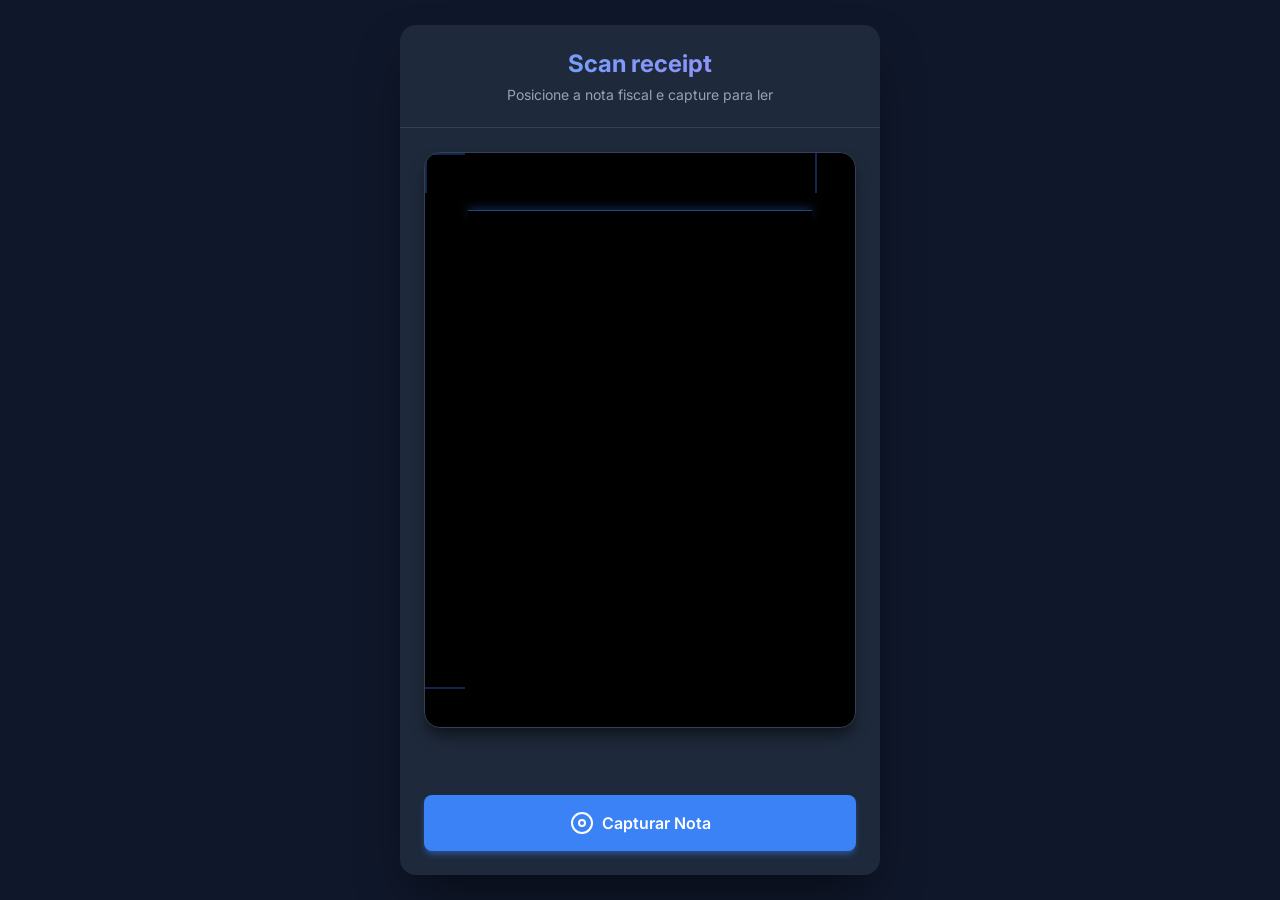
<file: index.html>
<!DOCTYPE html>
<html lang="pt-BR">
<head>
    <meta charset="UTF-8">
    <meta name="viewport" content="width=device-width, initial-scale=1.0">
    <title>Leitor de Nota Fiscal - Inteligente</title>
    <!-- Google Fonts -->
    <link rel="preconnect" href="https://fonts.googleapis.com">
    <link rel="preconnect" href="https://fonts.gstatic.com" crossorigin>
    <link href="https://fonts.googleapis.com/css2?family=Inter:wght@300;400;500;600;700&display=swap" rel="stylesheet">
    <!-- Tesseract.js (Local) -->
    <script src="./js/tesseract/tesseract.min.js"></script>
    <style>
:root {
    --bg-color: #0f172a; /* Slate 900 */
    --surface-color: #1e293b; /* Slate 800 */
    --surface-color-light: #334155; /* Slate 700 */
    --primary-color: #3b82f6; /* Blue 500 */
    --primary-hover: #2563eb; /* Blue 600 */
    --text-primary: #f8fafc; /* Slate 50 */
    --text-secondary: #94a3b8; /* Slate 400 */
    --border-color: #334155;
    
    --border-radius: 16px;
    --border-radius-sm: 8px;
    --transition-speed: 0.3s;
}

* {
    margin: 0;
    padding: 0;
    box-sizing: border-box;
    font-family: 'Inter', -apple-system, BlinkMacSystemFont, "Segoe UI", Roboto, Helvetica, Arial, sans-serif;
}

body {
    background-color: var(--bg-color);
    color: var(--text-primary);
    min-height: 100vh;
    display: flex;
    justify-content: center;
    align-items: center;
}

.app-container {
    width: 100%;
    max-width: 480px;
    min-height: 100vh;
    background-color: var(--surface-color);
    box-shadow: 0 25px 50px -12px rgba(0, 0, 0, 0.5);
    display: flex;
    flex-direction: column;
    position: relative;
    overflow: hidden;
}

@media (min-width: 481px) {
    .app-container {
        min-height: 850px;
        border-radius: var(--border-radius);
        margin: 20px 0;
    }
}

header {
    padding: 24px;
    text-align: center;
    border-bottom: 1px solid var(--border-color);
}

header h1 {
    font-size: 1.5rem;
    font-weight: 700;
    margin-bottom: 8px;
    background: linear-gradient(135deg, #60a5fa, #a78bfa);
    -webkit-background-clip: text;
    -webkit-text-fill-color: transparent;
}

header p {
    font-size: 0.875rem;
    color: var(--text-secondary);
}

main {
    flex: 1;
    display: flex;
    flex-direction: column;
    padding: 24px;
    gap: 24px;
}

.scanner-container {
    position: relative;
    width: 100%;
    aspect-ratio: 3/4;
    border-radius: var(--border-radius);
    overflow: hidden;
    background-color: #000;
    box-shadow: 0 10px 15px -3px rgba(0, 0, 0, 0.5);
    border: 1px solid var(--border-color);
}

.video-wrapper {
    width: 100%;
    height: 100%;
    position: relative;
}

#camera-feed {
    width: 100%;
    height: 100%;
    object-fit: cover;
}

.scan-overlay {
    position: absolute;
    top: 0;
    left: 0;
    width: 100%;
    height: 100%;
    background: 
        linear-gradient(to right, rgba(59, 130, 246, 0.5) 2px, transparent 2px) 0 0,
        linear-gradient(to right, rgba(59, 130, 246, 0.5) 2px, transparent 2px) 100% 0,
        linear-gradient(to bottom, rgba(59, 130, 246, 0.5) 2px, transparent 2px) 0 0,
        linear-gradient(to bottom, rgba(59, 130, 246, 0.5) 2px, transparent 2px) 0 100%;
    background-repeat: no-repeat;
    background-size: 40px 40px;
    z-index: 10;
    box-shadow: inset 0 0 0 4000px rgba(0, 0, 0, 0.4); /* Dim outside */
    clip-path: polygon(
        0% 0%, 0% 100%, 10% 100%, 10% 10%, 90% 10%, 90% 90%, 10% 90%, 10% 100%, 100% 100%, 100% 0%
    ); /* Creates a clear window in the middle */
}

/* Optional: scanning animation line */
.scan-overlay::after {
    content: '';
    position: absolute;
    top: 10%;
    left: 10%;
    width: 80%;
    height: 2px;
    background-color: var(--primary-color);
    box-shadow: 0 0 10px var(--primary-color);
    animation: scanLine 2s infinite linear;
}

@keyframes scanLine {
    0% { top: 10%; opacity: 0; }
    10% { opacity: 1; }
    90% { opacity: 1; }
    100% { top: 90%; opacity: 0; }
}


.controls {
    display: flex;
    justify-content: center;
    margin-top: auto;
}

.primary-btn {
    display: flex;
    align-items: center;
    justify-content: center;
    gap: 8px;
    width: 100%;
    padding: 16px;
    background-color: var(--primary-color);
    color: white;
    border: none;
    border-radius: var(--border-radius-sm);
    font-size: 1rem;
    font-weight: 600;
    cursor: pointer;
    transition: background-color var(--transition-speed), transform 0.1s;
    box-shadow: 0 4px 6px -1px rgba(59, 130, 246, 0.5);
}

.primary-btn:hover {
    background-color: var(--primary-hover);
}

.primary-btn:active {
    transform: scale(0.98);
}

.secondary-btn {
    display: flex;
    align-items: center;
    justify-content: center;
    width: 100%;
    padding: 14px;
    background-color: transparent;
    color: var(--text-primary);
    border: 1px solid var(--border-color);
    border-radius: var(--border-radius-sm);
    font-size: 0.875rem;
    font-weight: 500;
    cursor: pointer;
    transition: background-color var(--transition-speed);
}

.secondary-btn:hover {
    background-color: var(--surface-color-light);
}

.loading-container {
    position: absolute;
    top: 0;
    left: 0;
    width: 100%;
    height: 100%;
    background-color: rgba(15, 23, 42, 0.9);
    backdrop-filter: blur(8px);
    display: flex;
    flex-direction: column;
    align-items: center;
    justify-content: center;
    z-index: 50;
}

.spinner {
    width: 50px;
    height: 50px;
    border: 4px solid var(--surface-color-light);
    border-top-color: var(--primary-color);
    border-radius: 50%;
    animation: spin 1s linear infinite;
    margin-bottom: 16px;
}

@keyframes spin {
    0% { transform: rotate(0deg); }
    100% { transform: rotate(360deg); }
}

.progress-bar-container {
    width: 80%;
    max-width: 250px;
    height: 6px;
    background-color: var(--surface-color-light);
    border-radius: 3px;
    margin-top: 16px;
    overflow: hidden;
}

.progress-bar {
    height: 100%;
    width: 0%;
    background-color: var(--primary-color);
    transition: width 0.3s ease;
}

.results-container {
    position: absolute;
    top: 0;
    left: 0;
    width: 100%;
    height: 100%;
    background-color: var(--surface-color);
    z-index: 40;
    display: flex;
    flex-direction: column;
    padding: 24px;
    animation: slideUp 0.3s ease-out forwards;
}

@keyframes slideUp {
    from { transform: translateY(100%); }
    to { transform: translateY(0); }
}

.results-container h2 {
    font-size: 1.25rem;
    margin-bottom: 16px;
    color: var(--primary-color);
}

.result-box {
    flex: 1;
    background-color: var(--bg-color);
    border: 1px solid var(--border-color);
    border-radius: var(--border-radius-sm);
    padding: 16px;
    margin-bottom: 24px;
}

#extracted-text {
    width: 100%;
    height: 100%;
    background: transparent;
    border: none;
    color: var(--text-primary);
    font-size: 0.875rem;
    line-height: 1.5;
    resize: none;
    outline: none;
}

.hidden {
    display: none !important;
}
    </style>
</head>
<body>
    <div class="app-container">
        <header>
            <h1>Scan receipt</h1>
            <p>Posicione a nota fiscal e capture para ler</p>
        </header>

        <main>
            <div class="scanner-container">
                <div class="video-wrapper">
                    <video id="camera-feed" autoplay playsinline></video>
                    <div class="scan-overlay"></div>
                </div>
                
                <canvas id="snapshot-canvas" style="display: none;"></canvas>
            </div>

            <div class="controls">
                <button id="capture-btn" class="primary-btn">
                    <svg width="24" height="24" viewBox="0 0 24 24" fill="none" stroke="currentColor" stroke-width="2" stroke-linecap="round" stroke-linejoin="round">
                        <circle cx="12" cy="12" r="10"></circle>
                        <circle cx="12" cy="12" r="3"></circle>
                    </svg>
                    Capturar Nota
                </button>
            </div>

            <div id="loading-indicator" class="loading-container hidden">
                <div class="spinner"></div>
                <p id="loading-text">Analisando imagem...</p>
                <div class="progress-bar-container">
                    <div id="progress-bar" class="progress-bar"></div>
                </div>
            </div>

            <div id="results-container" class="results-container hidden">
                <h2>Texto Extraído</h2>
                <div class="result-box">
                    <textarea id="extracted-text" readonly></textarea>
                </div>
                <button id="scan-again-btn" class="secondary-btn">Escanear Novamente</button>
            </div>
        </main>
    </div>

    <script>
document.addEventListener('DOMContentLoaded', () => {
    const video = document.getElementById('camera-feed');
    const canvas = document.getElementById('snapshot-canvas');
    const captureBtn = document.getElementById('capture-btn');
    const loadingIndicator = document.getElementById('loading-indicator');
    const loadingText = document.getElementById('loading-text');
    const progressBar = document.getElementById('progress-bar');
    const resultsContainer = document.getElementById('results-container');
    const extractedText = document.getElementById('extracted-text');
    const scanAgainBtn = document.getElementById('scan-again-btn');

    let stream = null;

    // Initialize Camera
    async function startCamera() {
        try {
            stream = await navigator.mediaDevices.getUserMedia({
                video: {
                    facingMode: 'environment', // Prefer back camera
                    width: { ideal: 1920 },
                    height: { ideal: 1080 }
                }
            });
            video.srcObject = stream;
        } catch (err) {
            console.error('Erro ao acessar a câmera:', err);
            alert('Não foi possível acessar a câmera. Por favor, permita o acesso e tente novamente.');
        }
    }

    // Stop Camera
    function stopCamera() {
        if (stream) {
            stream.getTracks().forEach(track => track.stop());
        }
    }

    // Process Image with Tesseract.js
    async function processImage(imageDataUrl) {
        showLoading(true);
        loadingText.textContent = 'Inicializando OCR...';
        progressBar.style.width = '0%';

        try {
            const worker = await Tesseract.createWorker('por', 1, {
                workerPath: './js/tesseract/worker.min.js',
                langPath: './js/tesseract',
                corePath: './js/tesseract/tesseract-core.wasm.js',
                logger: m => {
                    console.log(m);
                    if (m.status === 'recognizing text') {
                        progressBar.style.width = `${Math.round(m.progress * 100)}%`;
                        loadingText.textContent = `Lendo texto... ${Math.round(m.progress * 100)}%`;
                    }
                }
            });

            loadingText.textContent = 'Processando imagem...';
            
            const { data: { text } } = await worker.recognize(imageDataUrl);
            
            await worker.terminate();

            // Display Results
            extractedText.value = text.trim() || 'Nenhum texto foi encontrado na imagem.';
            showLoading(false);
            resultsContainer.classList.remove('hidden');

        } catch (error) {
            console.error('Erro no OCR:', error);
            alert('Ocorreu um erro ao tentar ler a imagem.');
            showLoading(false);
        }
    }

    // Capture Image Action
    captureBtn.addEventListener('click', () => {
        if (!video.videoWidth) return;

        // A área de foco (scan-overlay) representa a região central da tela.
        // O CSS define um recorte de 10% nas bordas (10% a 90%).
        const cropX = video.videoWidth * 0.1;
        const cropY = video.videoHeight * 0.1;
        const cropWidth = video.videoWidth * 0.8;
        const cropHeight = video.videoHeight * 0.8;

        // Define as dimensões do canvas apenas para a área recortada
        canvas.width = cropWidth;
        canvas.height = cropHeight;
        
        const context = canvas.getContext('2d');
        
        // Aplica filtros para melhorar a precisão do OCR (Preto e branco, alto contraste)
        context.filter = 'grayscale(100%) contrast(150%) brightness(110%)';

        // Desenha no canvas apenas a porção central do vídeo (fazendo o recorte)
        context.drawImage(
            video, 
            cropX, cropY, cropWidth, cropHeight, // Coordenadas e tamanho de origem (recorte)
            0, 0, cropWidth, cropHeight          // Coordenadas e tamanho de destino (canvas)
        );
        
        // Captura a imagem com qualidade alta (0.95)
        const imageDataUrl = canvas.toDataURL('image/jpeg', 0.95);
        
        // Process it
        processImage(imageDataUrl);
    });

    // Reset to scan again
    scanAgainBtn.addEventListener('click', () => {
        resultsContainer.classList.add('hidden');
        extractedText.value = '';
    });

    // UI Helpers
    function showLoading(show) {
        if (show) {
            loadingIndicator.classList.remove('hidden');
        } else {
            loadingIndicator.classList.add('hidden');
        }
    }

    // Start
    startCamera();
});
    </script>
</body>
</html>
</file>
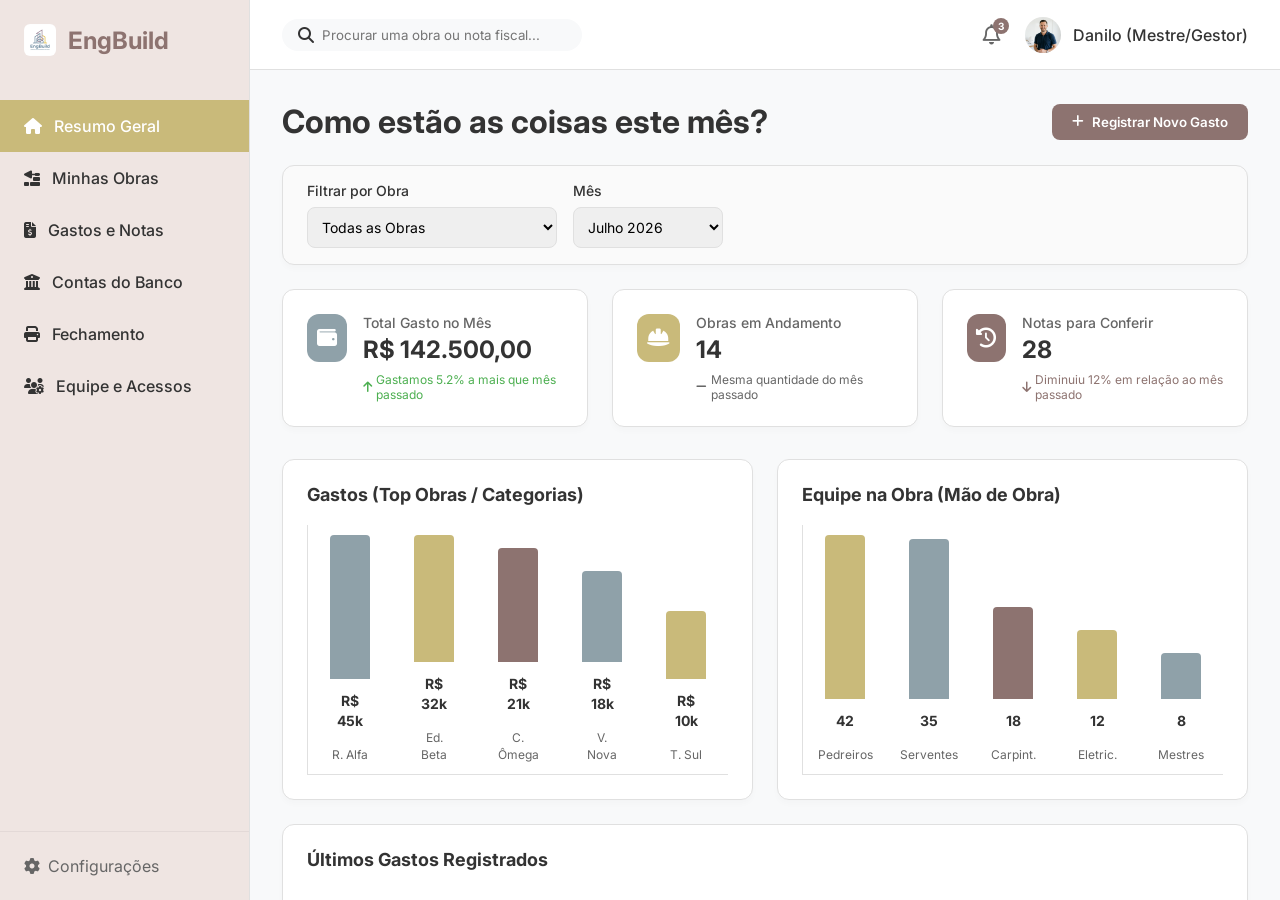
<file: mvp_prototipo/index.html>
<!DOCTYPE html>
<html lang="pt-BR">
<head>
    <meta charset="UTF-8">
    <meta name="viewport" content="width=device-width, initial-scale=1.0">
    <title>Gestão de Obras - MVP</title>
    <link rel="icon" type="image/png" href="favicon.png">
    <link rel="stylesheet" href="style.css">
    <link href="https://fonts.googleapis.com/css2?family=Inter:wght@300;400;500;600;700&display=swap" rel="stylesheet">
    <link rel="stylesheet" href="https://cdnjs.cloudflare.com/ajax/libs/font-awesome/6.4.0/css/all.min.css">
</head>
<body>
    <div class="app-container">
        <!-- Sidebar -->
        <aside class="sidebar">
            <div class="sidebar-header">
                <img src="logo.png" style="width: 32px; height: 32px; border-radius: 6px; object-fit: cover;" alt="Logo">
                <h2>EngBuild</h2>
            </div>
            <nav class="sidebar-nav">
                <ul>
                    <li class="active" data-target="dashboard-page"><a href="#"><i class="fa-solid fa-house"></i> Resumo Geral</a></li>
                    <li data-target="obras-page"><a href="#"><i class="fa-solid fa-trowel-bricks"></i> Minhas Obras</a></li>
                    <li data-target="lancamentos-page"><a href="#"><i class="fa-solid fa-file-invoice-dollar"></i> Gastos e Notas</a></li>
                    <li data-target="extratos-page"><a href="#"><i class="fa-solid fa-building-columns"></i> Contas do Banco</a></li>
                    <li data-target="relatorios-page"><a href="#"><i class="fa-solid fa-print"></i> Fechamento</a></li>
                    <li data-target="funcionarios-page"><a href="#"><i class="fa-solid fa-users-gear"></i> Equipe e Acessos</a></li>
                </ul>
            </nav>
            <div class="sidebar-footer">
                <a href="#"><i class="fa-solid fa-gear"></i> Configurações</a>
            </div>
        </aside>

        <!-- Main Content -->
        <main class="main-content">
            <!-- Header -->
            <header class="topbar">
                <div class="search-bar">
                    <i class="fa-solid fa-search"></i>
                    <input type="text" placeholder="Procurar uma obra ou nota fiscal...">
                </div>
                <div class="user-info">
                    <div class="notification-bell">
                        <i class="fa-regular fa-bell"></i>
                        <span class="badge">3</span>
                    </div>
                    <div class="profile">
                        <div class="avatar" style="background:transparent; padding:0;"><img src="avatar.png" style="width: 100%; height: 100%; border-radius: 50%; object-fit: cover;"></div>
                        <span>Danilo (Mestre/Gestor)</span>
                    </div>
                </div>
            </header>

            <!-- Page Content Container -->
            <div id="pages-container">
                
                <!-- Dashboard Page -->
                <div id="dashboard-page" class="page-content active">
                    <div class="page-header">
                        <h1>Como estão as coisas este mês?</h1>
                        <button class="btn-primary open-modal-btn"><i class="fa-solid fa-plus"></i> Registrar Novo Gasto</button>
                    </div>

                    <div class="card-panel" style="margin-bottom: 24px; padding: 16px 24px; display: flex; gap: 16px; align-items: flex-end; background-color: #fafafa;">
                        <div class="form-group" style="margin: 0; min-width: 250px;">
                            <label>Filtrar por Obra</label>
                            <select id="filtro-obra-dashboard">
                                <option value="todas">Todas as Obras</option>
                                <option value="Residencial Alfa">Residencial Alfa</option>
                                <option value="Edifício Beta">Edifício Beta</option>
                                <option value="Condomínio Ômega">Condomínio Ômega</option>
                            </select>
                        </div>
                        <div class="form-group" style="margin: 0; min-width: 150px;">
                            <label>Mês</label>
                            <select>
                                <option>Julho 2026</option>
                                <option>Junho 2026</option>
                                <option>Maio 2026</option>
                            </select>
                        </div>
                    </div>

                    <div class="kpi-cards">
                        <div class="card">
                            <div class="card-icon slate-blue"><i class="fa-solid fa-wallet"></i></div>
                            <div class="card-details">
                                <h3>Total Gasto no Mês</h3>
                                <p>R$ 142.500,00</p>
                                <span class="trend up"><i class="fa-solid fa-arrow-up"></i> Gastamos 5.2% a mais que mês passado</span>
                            </div>
                        </div>
                        <div class="card">
                            <div class="card-icon mustard"><i class="fa-solid fa-helmet-safety"></i></div>
                            <div class="card-details">
                                <h3>Obras em Andamento</h3>
                                <p>14</p>
                                <span class="trend neutral"><i class="fa-solid fa-minus"></i> Mesma quantidade do mês passado</span>
                            </div>
                        </div>
                        <div class="card">
                            <div class="card-icon mauve"><i class="fa-solid fa-clock-rotate-left"></i></div>
                            <div class="card-details">
                                <h3>Notas para Conferir</h3>
                                <p>28</p>
                                <span class="trend down"><i class="fa-solid fa-arrow-down"></i> Diminuiu 12% em relação ao mês passado</span>
                            </div>
                        </div>
                    </div>

                    <div style="display: grid; grid-template-columns: 1fr 1fr; gap: 24px; margin-bottom: 24px;">
                        <!-- Chart 1: Gastos -->
                        <div class="chart-container card-panel">
                            <h2>Gastos (Top Obras / Categorias)</h2>
                            <div class="chart-placeholder">
                                <div class="bar-chart" id="chart-gastos">
                                    <div class="bar-group"><div class="bar slate-blue-bg" style="height: 80%;"></div><span><strong>R$ 45k</strong><br>R. Alfa</span></div>
                                    <div class="bar-group"><div class="bar mustard-bg" style="height: 65%;"></div><span><strong>R$ 32k</strong><br>Ed. Beta</span></div>
                                    <div class="bar-group"><div class="bar mauve-bg" style="height: 50%;"></div><span><strong>R$ 21k</strong><br>C. Ômega</span></div>
                                    <div class="bar-group"><div class="bar slate-blue-bg" style="height: 40%;"></div><span><strong>R$ 18k</strong><br>V. Nova</span></div>
                                    <div class="bar-group"><div class="bar mustard-bg" style="height: 30%;"></div><span><strong>R$ 10k</strong><br>T. Sul</span></div>
                                </div>
                            </div>
                        </div>

                        <!-- Chart 2: Funcionários -->
                        <div class="chart-container card-panel">
                            <h2>Equipe na Obra (Mão de Obra)</h2>
                            <div class="chart-placeholder">
                                <div class="bar-chart" id="chart-equipe">
                                    <div class="bar-group"><div class="bar mustard-bg" style="height: 90%;"></div><span><strong>42</strong><br>Pedreiros</span></div>
                                    <div class="bar-group"><div class="bar slate-blue-bg" style="height: 70%;"></div><span><strong>35</strong><br>Serventes</span></div>
                                    <div class="bar-group"><div class="bar mauve-bg" style="height: 40%;"></div><span><strong>18</strong><br>Carpint.</span></div>
                                    <div class="bar-group"><div class="bar mustard-bg" style="height: 30%;"></div><span><strong>12</strong><br>Eletric.</span></div>
                                    <div class="bar-group"><div class="bar slate-blue-bg" style="height: 20%;"></div><span><strong>8</strong><br>Mestres</span></div>
                                </div>
                            </div>
                        </div>
                    </div>

                    <div class="transactions-container card-panel">
                        <h2>Últimos Gastos Registrados</h2>
                        <table class="data-table">
                            <thead>
                                <tr>
                                    <th>Data</th>
                                    <th>Obra</th>
                                    <th>O que foi comprado?</th>
                                    <th>Valor</th>
                                    <th>Situação</th>
                                </tr>
                            </thead>
                            <tbody id="dashboard-transactions-body">
                                <!-- Populated via JS -->
                            </tbody>
                        </table>
                        <a href="#" class="view-all go-to-lancamentos">Ver todos os gastos <i class="fa-solid fa-arrow-right"></i></a>
                    </div>
                </div>

                <!-- Obras Page -->
                <div id="obras-page" class="page-content">
                    <div class="page-header">
                        <h1>Minhas Obras Ativas</h1>
                        <button class="btn-primary"><i class="fa-solid fa-plus"></i> Nova Obra</button>
                    </div>
                    <div class="card-panel">
                        <table class="data-table">
                            <thead>
                                <tr>
                                    <th>Nome da Obra</th>
                                    <th>Mestre/Eng. Responsável</th>
                                    <th>Início</th>
                                    <th>Orçamento Base</th>
                                    <th>Situação</th>
                                    <th>Ações</th>
                                </tr>
                            </thead>
                            <tbody id="obras-table-body">
                                <!-- Mock data inserted via JS -->
                            </tbody>
                        </table>
                    </div>
                </div>

                <!-- Obra Detalhe Page (Hidden by default) -->
                <div id="obra-detalhe-page" class="page-content">
                    <div class="page-header">
                        <div style="display: flex; align-items: center; gap: 16px;">
                            <button class="btn-secondary" id="btn-voltar-obras"><i class="fa-solid fa-arrow-left"></i> Voltar</button>
                            <h1 id="detalhe-obra-nome">Nome da Obra</h1>
                        </div>
                        <button class="btn-primary open-modal-btn"><i class="fa-solid fa-plus"></i> Registrar Gasto Nesta Obra</button>
                    </div>

                    <div class="kpi-cards">
                        <div class="card">
                            <div class="card-details">
                                <h3>Total Gasto Até Agora</h3>
                                <p id="detalhe-obra-gasto">R$ 0,00</p>
                            </div>
                        </div>
                        <div class="card">
                            <div class="card-details">
                                <h3>Orçamento Total</h3>
                                <p id="detalhe-obra-orcamento">R$ 0,00</p>
                            </div>
                        </div>
                        <div class="card">
                            <div class="card-details">
                                <h3>Responsável</h3>
                                <p id="detalhe-obra-mestre" style="font-size: 18px;">Nome</p>
                            </div>
                        </div>
                        <div class="card">
                            <div class="card-details">
                                <h3>Status</h3>
                                <p id="detalhe-obra-status" style="font-size: 18px;">-</p>
                            </div>
                        </div>
                    </div>

                    <div class="card-panel">
                        <h2>Todos os gastos desta obra</h2>
                        <table class="data-table">
                            <thead>
                                <tr>
                                    <th>Nº</th>
                                    <th>Data</th>
                                    <th>O que foi comprado?</th>
                                    <th>Valor</th>
                                    <th>Situação</th>
                                    <th>Ações</th>
                                </tr>
                            </thead>
                            <tbody id="detalhe-obra-gastos-body">
                                <!-- Populated via JS -->
                            </tbody>
                        </table>
                    </div>
                </div>

                <!-- Lançamentos Page -->
                <div id="lancamentos-page" class="page-content">
                    <div class="page-header">
                        <h1>Gastos e Notas Fiscais</h1>
                        <button class="btn-primary open-modal-btn"><i class="fa-solid fa-plus"></i> Registrar Novo Gasto</button>
                    </div>
                    <div class="card-panel">
                        <table class="data-table">
                            <thead>
                                <tr>
                                    <th>Nº</th>
                                    <th>Data</th>
                                    <th>Obra</th>
                                    <th>O que foi comprado?</th>
                                    <th>Valor</th>
                                    <th>Situação</th>
                                    <th>Ações</th>
                                </tr>
                            </thead>
                            <tbody id="lancamentos-table-body">
                                <!-- Mock data inserted via JS -->
                            </tbody>
                        </table>
                    </div>
                </div>

                <!-- Extratos Page -->
                <div id="extratos-page" class="page-content">
                    <div class="page-header">
                        <h1>Contas do Banco</h1>
                        <button class="btn-primary"><i class="fa-solid fa-upload"></i> Puxar Extrato do Banco</button>
                    </div>
                    <div class="kpi-cards">
                        <div class="card" style="border-left: 4px solid #1E1E1E;">
                            <div class="card-icon" style="background-color: #1E1E1E;"><i class="fa-solid fa-building-columns"></i></div>
                            <div class="card-details">
                                <h3>Banco C6</h3>
                                <p>R$ 45.200,00</p>
                                <span class="trend neutral">Atualizado hoje às 08:30</span>
                            </div>
                        </div>
                        <div class="card" style="border-left: 4px solid #00ae9d;">
                            <div class="card-icon" style="background-color: #00ae9d;"><i class="fa-solid fa-building-columns"></i></div>
                            <div class="card-details">
                                <h3>Sicoob</h3>
                                <p>R$ 12.800,00</p>
                                <span class="trend neutral">Atualizado ontem</span>
                            </div>
                        </div>
                    </div>

                    <div class="card-panel">
                        <h2>Últimas Movimentações do Banco</h2>
                        <table class="data-table">
                            <thead>
                                <tr>
                                    <th>Data</th>
                                    <th>Banco</th>
                                    <th>Descrição no Extrato</th>
                                    <th>Valor</th>
                                    <th>Situação (No Sistema)</th>
                                </tr>
                            </thead>
                            <tbody id="extratos-table-body">
                                <!-- Mock data inserted via JS -->
                            </tbody>
                        </table>
                    </div>
                </div>

                <!-- Relatórios Page -->
                <div id="relatorios-page" class="page-content">
                    <div class="page-header">
                        <h1>Fechamento de Caixa e Relatórios</h1>
                    </div>
                    <div class="card-panel">
                        <h2>Gerar Relatório de Fechamento</h2>
                        <div style="display: flex; gap: 16px; margin-bottom: 24px; align-items: flex-end;">
                            <div class="form-group" style="margin: 0;">
                                <label>Obra</label>
                                <select>
                                    <option>Todas as Obras</option>
                                    <option>Residencial Alfa</option>
                                    <option>Edifício Beta</option>
                                </select>
                            </div>
                            <div class="form-group" style="margin: 0;">
                                <label>Mês</label>
                                <select>
                                    <option>Julho 2026</option>
                                    <option>Junho 2026</option>
                                </select>
                            </div>
                            <button id="btn-gerar-relatorio" class="btn-primary" style="height: 42px;"><i class="fa-solid fa-file-invoice"></i> Gerar Fechamento</button>
                        </div>
                        
                        <div id="relatorio-resultado" style="display: none; border-top: 1px solid var(--border-color); padding-top: 24px; margin-top: 24px;">
                            <div style="display: flex; justify-content: space-between; align-items: center; margin-bottom: 24px;">
                                <div>
                                    <h2 style="margin: 0; color: var(--color-slate-blue);">Relatório de Fechamento - Julho 2026</h2>
                                    <p style="color: var(--text-secondary);">Resumo geral de gastos por categoria</p>
                                </div>
                                <button id="btn-imprimir-pdf" class="btn-secondary"><i class="fa-solid fa-print"></i> Imprimir / PDF</button>
                            </div>
                            
                            <div class="kpi-cards" style="margin-bottom: 24px;">
                                <div class="card">
                                    <div class="card-icon slate-blue"><i class="fa-solid fa-money-bill-wave"></i></div>
                                    <div class="card-details">
                                        <h3>Total Gasto</h3>
                                        <p>R$ 142.500,00</p>
                                    </div>
                                </div>
                                <div class="card">
                                    <div class="card-icon mustard"><i class="fa-solid fa-receipt"></i></div>
                                    <div class="card-details">
                                        <h3>Notas Conferidas</h3>
                                        <p>118</p>
                                    </div>
                                </div>
                            </div>
                            
                            <table class="data-table">
                                <thead>
                                    <tr>
                                        <th>Categoria / Tipo de Gasto</th>
                                        <th>Valor Total Gasto</th>
                                        <th>% do Total</th>
                                    </tr>
                                </thead>
                                <tbody>
                                    <tr>
                                        <td><strong>Materiais (Cimento, Areia, etc)</strong></td>
                                        <td>R$ 75.300,00</td>
                                        <td>52%</td>
                                    </tr>
                                    <tr>
                                        <td><strong>Serviços (Empreiteiros, Pedreiros)</strong></td>
                                        <td>R$ 42.000,00</td>
                                        <td>30%</td>
                                    </tr>
                                    <tr>
                                        <td><strong>Aluguel de Máquinas</strong></td>
                                        <td>R$ 15.200,00</td>
                                        <td>11%</td>
                                    </tr>
                                    <tr>
                                        <td><strong>Ferramentas e Equipamentos</strong></td>
                                        <td>R$ 10.000,00</td>
                                        <td>7%</td>
                                    </tr>
                                </tbody>
                            </table>
                        </div>
                    </div>
                </div>

                <!-- Funcionarios Page -->
                <div id="funcionarios-page" class="page-content">
                    <div class="page-header">
                        <h1>Equipe e Acessos ao Sistema</h1>
                        <button class="btn-primary"><i class="fa-solid fa-user-plus"></i> Convidar Membro</button>
                    </div>
                    <div class="card-panel">
                        <h2>Quem tem acesso e o que pode ver?</h2>
                        <table class="data-table">
                            <thead>
                                <tr>
                                    <th>Nome do Funcionário</th>
                                    <th>Cargo / Função</th>
                                    <th>Obra Alocado(a)</th>
                                    <th>Permissões no Aplicativo</th>
                                    <th>Ações</th>
                                </tr>
                            </thead>
                            <tbody id="funcionarios-table-body">
                                <!-- Populated via JS -->
                            </tbody>
                        </table>
                    </div>
                </div>

            </div>
        </main>
    </div>

    <!-- Modal Novo Lançamento -->
    <div id="lancamento-modal" class="modal-overlay">
        <div class="modal-container">
            <div class="modal-header">
                <h2>Registrar um Novo Gasto</h2>
                <button class="close-modal"><i class="fa-solid fa-times"></i></button>
            </div>
            <div class="modal-body">
                <form id="lancamento-form">
                    <div class="form-group">
                        <label>Dia da Compra</label>
                        <input type="date" id="lanc-data" value="2026-07-18" required>
                    </div>
                    <div class="form-group">
                        <label>Para qual Obra foi?</label>
                        <select id="lanc-obra" required>
                            <option value="">Escolha a obra...</option>
                            <option value="Residencial Alfa">Residencial Alfa</option>
                            <option value="Edifício Beta">Edifício Beta</option>
                            <option value="Condomínio Ômega">Condomínio Ômega</option>
                            <option value="Dividido (Várias Obras)">Dividir em várias obras</option>
                        </select>
                    </div>
                    <div class="form-group">
                        <label>O que foi comprado?</label>
                        <select id="lanc-cat" required>
                            <option value="">Escolha o tipo...</option>
                            <option value="Materiais (Cimento, Areia, etc)">Materiais (Cimento, Areia, etc)</option>
                            <option value="Serviços (Empreiteiros, Pedreiros)">Serviços (Empreiteiros, Pedreiros)</option>
                            <option value="Ferramentas e Equipamentos">Ferramentas e Equipamentos</option>
                            <option value="Aluguel de Máquinas">Aluguel de Máquinas</option>
                            <option value="Alimentação / Transporte">Alimentação / Transporte</option>
                        </select>
                    </div>
                    <div class="form-group">
                        <label>Qual foi o Valor? (R$)</label>
                        <input type="number" id="lanc-valor" step="0.01" placeholder="Ex: 1500,00" required>
                    </div>
                    <div class="form-group">
                        <label>Foto da Nota ou Recibo</label>
                        <input type="file" accept="image/*,.pdf">
                    </div>
                </form>
            </div>
            <div class="modal-footer">
                <button class="btn-secondary close-modal-btn">Voltar</button>
                <button class="btn-primary" id="save-lancamento-btn">Salvar Gasto</button>
            </div>
        </div>
    </div>

    <script src="script.js"></script>
</body>
</html>
</file>
<file: mvp_prototipo/style.css>
/* Color Palette */
:root {
    --color-mauve: #8D7370;
    --color-mustard: #C9BA7A;
    --color-slate-blue: #8FA1A9;
    --color-beige: #EFE5E2;

    --bg-color: #F8F9FA;
    --surface-color: #FFFFFF;
    --text-primary: #333333;
    --text-secondary: #666666;
    --border-color: #E0E0E0;

    --success-color: #4CAF50;
    --warning-color: #FF9800;
}

* {
    margin: 0;
    padding: 0;
    box-sizing: border-box;
    font-family: 'Inter', sans-serif;
}

body {
    background-color: var(--bg-color);
    color: var(--text-primary);
}

.app-container {
    display: flex;
    height: 100vh;
    overflow: hidden;
}

/* Sidebar */
.sidebar {
    width: 250px;
    background-color: var(--color-beige);
    display: flex;
    flex-direction: column;
    border-right: 1px solid var(--border-color);
}

.sidebar-header {
    padding: 24px;
    display: flex;
    align-items: center;
    gap: 12px;
    color: var(--color-mauve);
}

.logo-icon {
    font-size: 24px;
}

.sidebar-nav {
    flex: 1;
    padding: 20px 0;
}

.sidebar-nav ul {
    list-style: none;
}

.sidebar-nav li a {
    display: flex;
    align-items: center;
    gap: 12px;
    padding: 16px 24px;
    text-decoration: none;
    color: var(--text-primary);
    font-weight: 500;
    transition: background-color 0.2s;
}

.sidebar-nav li a:hover {
    background-color: rgba(201, 186, 122, 0.2);
}

.sidebar-nav li.active a {
    background-color: var(--color-mustard);
    color: #fff;
}

.sidebar-footer {
    padding: 24px;
    border-top: 1px solid rgba(0, 0, 0, 0.05);
}

.sidebar-footer a {
    text-decoration: none;
    color: var(--text-secondary);
    display: flex;
    align-items: center;
    gap: 8px;
}

/* Main Content */
.main-content {
    flex: 1;
    display: flex;
    flex-direction: column;
    overflow-y: auto;
}

/* Header */
.main-content header {
    height: 70px;
    min-height: 70px;
    flex-shrink: 0;
    background-color: var(--surface-color);
    border-bottom: 1px solid var(--border-color);
    display: flex;
    justify-content: space-between;
    align-items: center;
    padding: 0 32px;
}

.search-bar {
    display: flex;
    align-items: center;
    background-color: var(--bg-color);
    padding: 8px 16px;
    border-radius: 20px;
    width: 300px;
}

.search-bar input {
    border: none;
    background: transparent;
    margin-left: 8px;
    outline: none;
    width: 100%;
}

.user-info {
    display: flex;
    align-items: center;
    gap: 24px;
}

.notification-bell {
    position: relative;
    font-size: 20px;
    color: var(--text-secondary);
    cursor: pointer;
}

.badge {
    position: absolute;
    top: -5px;
    right: -8px;
    background-color: var(--color-mauve);
    color: white;
    font-size: 10px;
    font-weight: bold;
    padding: 2px 5px;
    border-radius: 10px;
}

.profile {
    display: flex;
    align-items: center;
    gap: 12px;
    font-weight: 500;
}

.avatar {
    width: 36px;
    height: 36px;
    background-color: var(--color-slate-blue);
    color: white;
    border-radius: 50%;
    display: flex;
    justify-content: center;
    align-items: center;
    font-weight: bold;
}

/* Dashboard Content */
.dashboard-content {
    padding: 32px;
}

.page-header {
    display: flex;
    justify-content: space-between;
    align-items: center;
    margin-bottom: 24px;
}

.date-filter {
    display: flex;
    gap: 16px;
    align-items: center;
    flex-wrap: wrap;
    justify-content: flex-end;
}

.page-header {
    flex-wrap: wrap;
    gap: 16px;
}

.date-filter select {
    padding: 8px 16px;
    border-radius: 8px;
    border: 1px solid var(--border-color);
    outline: none;
}

.btn-primary {
    background-color: var(--color-mauve);
    color: white;
    border: none;
    padding: 10px 20px;
    border-radius: 8px;
    font-weight: 600;
    cursor: pointer;
    display: flex;
    align-items: center;
    gap: 8px;
    transition: opacity 0.2s;
}

.btn-primary:hover {
    opacity: 0.9;
}

/* KPI Cards */
.kpi-cards {
    display: grid;
    grid-template-columns: repeat(3, 1fr);
    gap: 24px;
    margin-bottom: 32px;
}

.card {
    background-color: var(--surface-color);
    padding: 24px;
    border-radius: 12px;
    box-shadow: 0 4px 6px rgba(0, 0, 0, 0.02);
    display: flex;
    align-items: flex-start;
    gap: 16px;
    border: 1px solid var(--border-color);
}

.card-icon {
    width: 48px;
    height: 48px;
    border-radius: 12px;
    display: flex;
    justify-content: center;
    align-items: center;
    font-size: 20px;
    color: white;
}

.slate-blue {
    background-color: var(--color-slate-blue);
}

.mustard {
    background-color: var(--color-mustard);
}

.mauve {
    background-color: var(--color-mauve);
}

.slate-blue-bg {
    background-color: var(--color-slate-blue);
}

.mustard-bg {
    background-color: var(--color-mustard);
}

.mauve-bg {
    background-color: var(--color-mauve);
}


.card-details h3 {
    font-size: 14px;
    color: var(--text-secondary);
    margin-bottom: 4px;
    font-weight: 500;
}

.card-details p {
    font-size: 24px;
    font-weight: 700;
    margin-bottom: 8px;
}

.trend {
    font-size: 12px;
    display: flex;
    align-items: center;
    gap: 4px;
}

.trend.up {
    color: var(--success-color);
}

.trend.down {
    color: var(--color-mauve);
}

.trend.neutral {
    color: var(--text-secondary);
}

/* Grid layout */
.dashboard-grid {
    display: grid;
    grid-template-columns: 1fr 2fr;
    gap: 24px;
}

.card-panel {
    background-color: var(--surface-color);
    border-radius: 12px;
    padding: 24px;
    border: 1px solid var(--border-color);
    box-shadow: 0 4px 6px rgba(0, 0, 0, 0.02);
}

.card-panel h2 {
    font-size: 18px;
    margin-bottom: 20px;
    color: var(--text-primary);
}

/* Chart */
.chart-placeholder {
    height: 250px;
    display: flex;
    align-items: flex-end;
    border-bottom: 1px solid var(--border-color);
    border-left: 1px solid var(--border-color);
    padding: 10px 0;
}

.bar-chart {
    display: flex;
    justify-content: space-around;
    width: 100%;
    height: 100%;
    align-items: flex-end;
}

.bar-group {
    display: flex;
    flex-direction: column;
    align-items: center;
    height: 100%;
    justify-content: flex-end;
    width: 40px;
    gap: 8px;
}

.bar {
    width: 100%;
    border-radius: 4px 4px 0 0;
    transition: height 1s ease-out;
}

.bar-group span {
    font-size: 10px;
    color: var(--text-secondary);
    text-align: center;
}

/* Table */
.data-table {
    width: 100%;
    border-collapse: collapse;
}

.data-table th,
.data-table td {
    padding: 12px 16px;
    text-align: left;
    border-bottom: 1px solid var(--border-color);
}

.data-table th {
    font-weight: 500;
    color: var(--text-secondary);
    font-size: 14px;
}

.data-table td {
    font-size: 14px;
}

.status-badge {
    padding: 4px 8px;
    border-radius: 12px;
    font-size: 12px;
    font-weight: 600;
}

.status-badge.success {
    background-color: rgba(76, 175, 80, 0.1);
    color: var(--success-color);
}

.status-badge.pending {
    background-color: rgba(201, 186, 122, 0.2);
    color: #a89445;
    /* Darker mustard */
}

.view-all {
    display: block;
    text-align: center;
    margin-top: 16px;
    color: var(--color-slate-blue);
    text-decoration: none;
    font-size: 14px;
    font-weight: 600;
}

.view-all:hover {
    text-decoration: underline;
}

/* Pages */
.page-content {
    display: none;
    padding: 32px;
}

.page-content.active {
    display: block;
}

/* Modal */
.modal-overlay {
    display: none;
    position: fixed;
    top: 0;
    left: 0;
    width: 100%;
    height: 100%;
    background-color: rgba(0, 0, 0, 0.5);
    z-index: 1000;
    justify-content: center;
    align-items: center;
}

.modal-overlay.active {
    display: flex;
}

.modal-container {
    background-color: var(--surface-color);
    width: 500px;
    border-radius: 12px;
    box-shadow: 0 10px 25px rgba(0, 0, 0, 0.2);
    display: flex;
    flex-direction: column;
}

.modal-header {
    padding: 20px 24px;
    border-bottom: 1px solid var(--border-color);
    display: flex;
    justify-content: space-between;
    align-items: center;
}

.modal-header h2 {
    font-size: 18px;
    color: var(--text-primary);
}

.close-modal {
    background: none;
    border: none;
    font-size: 20px;
    cursor: pointer;
    color: var(--text-secondary);
}

.modal-body {
    padding: 24px;
}

.modal-footer {
    padding: 16px 24px;
    border-top: 1px solid var(--border-color);
    display: flex;
    justify-content: flex-end;
    gap: 12px;
}

.btn-secondary {
    background-color: #e0e0e0;
    color: var(--text-primary);
    border: none;
    padding: 10px 20px;
    border-radius: 8px;
    font-weight: 600;
    cursor: pointer;
}

/* Forms */
.form-group {
    margin-bottom: 16px;
    display: flex;
    flex-direction: column;
}

.form-group label {
    font-size: 14px;
    font-weight: 500;
    margin-bottom: 8px;
    color: var(--text-primary);
}

.form-group input,
.form-group select {
    padding: 10px;
    border: 1px solid var(--border-color);
    border-radius: 8px;
    font-size: 14px;
    outline: none;
}

.form-group input:focus,
.form-group select:focus {
    border-color: var(--color-slate-blue);
}


.table-hover tbody tr {
    cursor: pointer;
    transition: background-color 0.2s;
}

.table-hover tbody tr:hover {
    background-color: var(--color-beige);
}


.bar-group span {
    font-size: 12px;
    color: var(--text-secondary);
    text-align: center;
    line-height: 1.4;
    margin-top: 4px;
}

.bar-group span strong {
    font-size: 14px;
    font-weight: 700;
    color: var(--text-primary);
    display: block;
}


.action-btn {
    background: none;
    border: none;
    cursor: pointer;
    padding: 4px 8px;
    border-radius: 4px;
    transition: background 0.2s;
}

.action-btn:hover {
    background: var(--border-color);
}

.edit-btn {
    color: var(--color-slate-blue);
}

.delete-btn {
    color: #d32f2f;
}



/* Animations and Hover Effects */
@keyframes fadeInSlideUp {
    from {
        opacity: 0;
        transform: translateY(10px);
    }

    to {
        opacity: 1;
        transform: translateY(0);
    }
}

.page-content.active {
    animation: fadeInSlideUp 0.4s ease-out forwards;
}

.card,
.card-panel {
    transition: transform 0.2s ease, box-shadow 0.2s ease;
}

.card:hover,
.card-panel:hover {
    transform: translateY(-4px);
    box-shadow: 0 10px 20px rgba(0, 0, 0, 0.06);
}

.data-table tbody tr {
    transition: background-color 0.2s ease, transform 0.1s ease;
}

.data-table tbody tr:hover {
    background-color: #f1f3f5;
}

.btn-primary,
.btn-secondary {
    transition: background-color 0.2s, transform 0.1s;
}

.btn-primary:active,
.btn-secondary:active {
    transform: scale(0.97);
}

.bar-group .bar {
    transition: height 0.8s cubic-bezier(0.2, 0.8, 0.2, 1);
}
</file>
